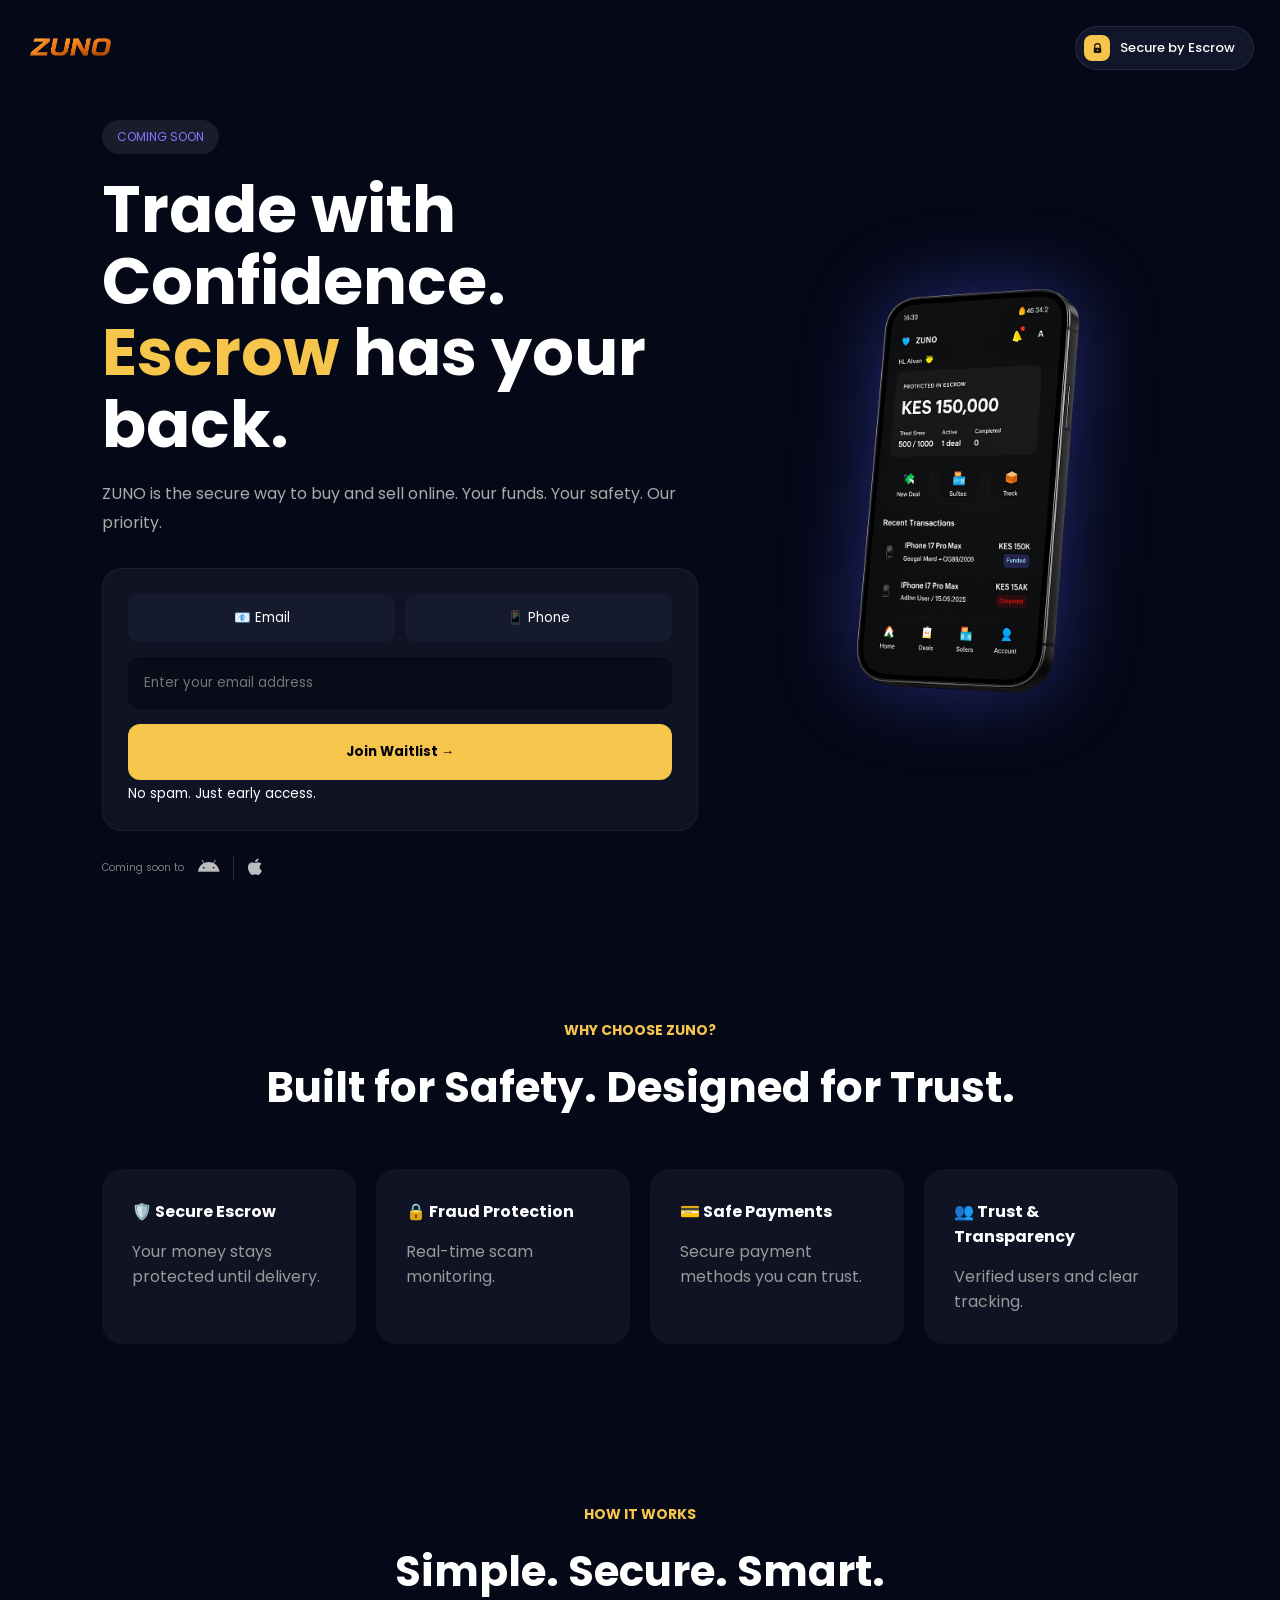
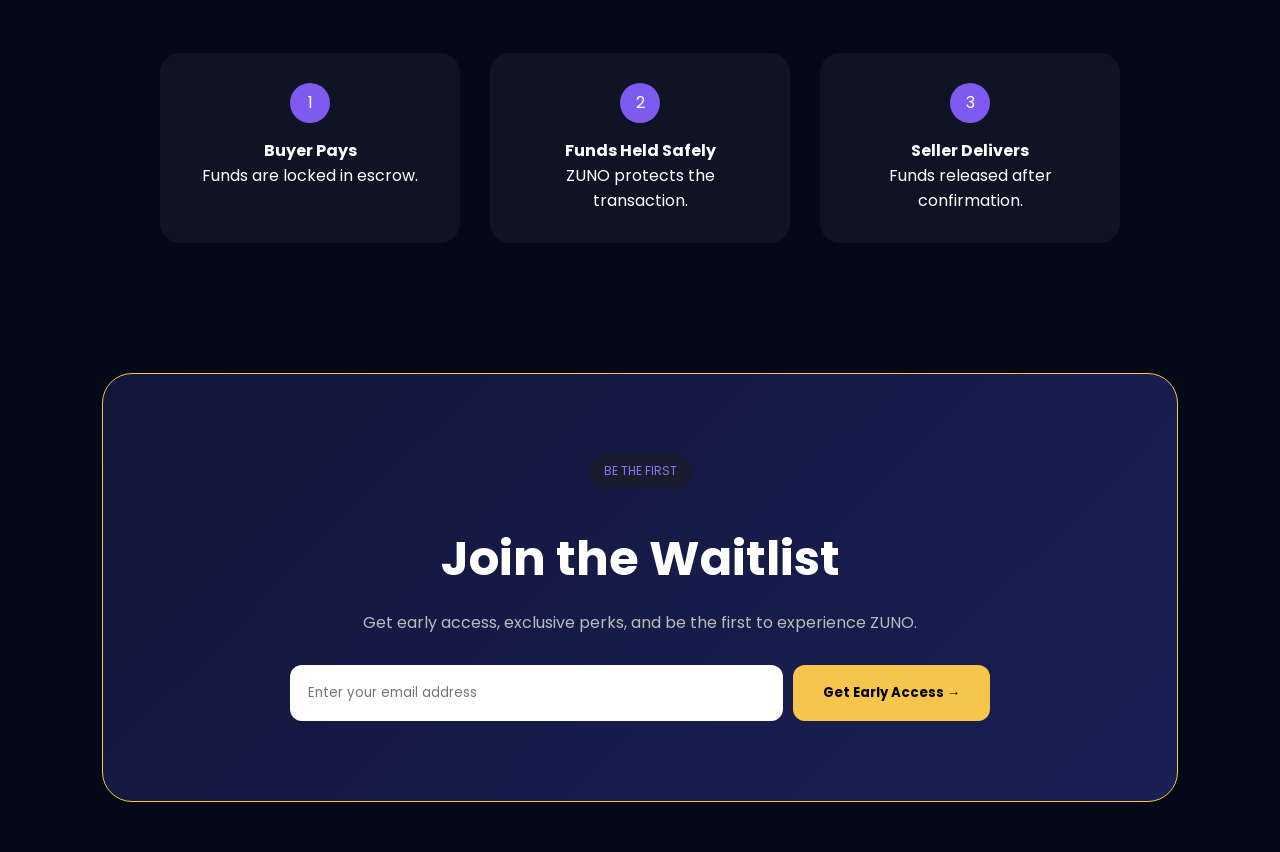
<file: index.html>
<!DOCTYPE html>
<html lang="en">
<head>
<meta charset="UTF-8">
<meta name="viewport" content="width=device-width, initial-scale=1.0">
<title>ZUNO Waitlist</title>

<link href="https://fonts.googleapis.com/css2?family=Poppins:wght@300;400;500;600;700;800&display=swap" rel="stylesheet">
<link rel="stylesheet"
href="https://cdnjs.cloudflare.com/ajax/libs/font-awesome/6.5.1/css/all.min.css">
<link rel="stylesheet" href="style.css">
</head>
<body>

<header>
    <div class="logo-section">
       <img class="logo" src="logo.png" alt="ZUNO logo">
    </div>

    <div class="secure-badge">
        <span class="secure-badge-icon">
            <svg width="13" height="13" viewBox="0 0 24 24" fill="none" xmlns="http://www.w3.org/2000/svg">
                <path d="M7 10.5V8a5 5 0 0 1 10 0v2.5" stroke="#1a1106" stroke-width="2.2" stroke-linecap="round"/>
                <rect x="5" y="10.5" width="14" height="10" rx="2.5" fill="#1a1106"/>
                <circle cx="12" cy="15.3" r="1.4" fill="#f6c54b"/>
            </svg>
        </span>
        Secure by Escrow
    </div>
</header>

<section class="hero">

    <div class="hero-text">
        <span class="badge">COMING SOON</span>

        <h1>
            Trade with <br>
            Confidence. <br>
            <span>Escrow</span> has your back.
        </h1>

        <p>
            ZUNO is the secure way to buy and sell online.
            Your funds. Your safety. Our priority.
        </p>

        <div class="waitlist-card">

            <div class="tabs">
                <button class="active">📧 Email</button>
                <button>📱 Phone</button>
            </div>

            <input type="email" placeholder="Enter your email address">

            <button class="join-btn">
                Join Waitlist →
            </button>

            <small>No spam. Just early access.</small>

        </div>

        <div class="platforms">

    <span class="coming">
        Coming soon to
    </span>

    <i class="fa-brands fa-android"></i>

    <div class="divider"></div>

    <i class="fa-brands fa-apple"></i>

    </div>

    </div>

    <div class="hero-image">
        <img src="phone.png" alt="Zuno App">
    </div>

</section>

<section class="features">

    <h3>WHY CHOOSE ZUNO?</h3>
    <h2>Built for Safety. Designed for Trust.</h2>

    <div class="cards">

        <div class="card">
            <h4>🛡️ Secure Escrow</h4>
            <p>Your money stays protected until delivery.</p>
        </div>

        <div class="card">
            <h4>🔒 Fraud Protection</h4>
            <p>Real-time scam monitoring.</p>
        </div>

        <div class="card">
            <h4>💳 Safe Payments</h4>
            <p>Secure payment methods you can trust.</p>
        </div>

        <div class="card">
            <h4>👥 Trust & Transparency</h4>
            <p>Verified users and clear tracking.</p>
        </div>

    </div>

</section>

<section class="how-it-works">

    <h3>HOW IT WORKS</h3>
    <h2>Simple. Secure. Smart.</h2>

    <div class="steps">

        <div class="step">
            <div class="number">1</div>
            <h4>Buyer Pays</h4>
            <p>Funds are locked in escrow.</p>
        </div>

        <div class="step">
            <div class="number">2</div>
            <h4>Funds Held Safely</h4>
            <p>ZUNO protects the transaction.</p>
        </div>

        <div class="step">
            <div class="number">3</div>
            <h4>Seller Delivers</h4>
            <p>Funds released after confirmation.</p>
        </div>

    </div>

</section>

<section class="cta">

    <span class="badge">BE THE FIRST</span>

    <h2>Join the Waitlist</h2>

    <p>
        Get early access, exclusive perks,
        and be the first to experience ZUNO.
    </p>

    <div class="cta-form">
        <input type="email" placeholder="Enter your email address">
        <button>Get Early Access →</button>
    </div>

</section>

</body>
</html>
</file>
<file: style.css>
*{
margin:0;
padding:0;
box-sizing:border-box;
font-family:'Poppins',sans-serif;
}

body{
background:#050816;
color:white;
}
.logo-section{
  display: flex;
  align-items: center;
}

.logo{
  height: 48px;
  width: auto;
  display: block;
}

header{
display:flex;
align-items:center;
justify-content:space-between;
padding:24px 2%;
gap:20px;
position: fixed;
top: 0px;
left: 0px;
right: 0px;
z-index: 9999;
background:#050816
}

.secure-badge{
display:flex;
align-items:center;
gap:10px;
background:#12162a;
border:1px solid rgba(255,255,255,.08);
padding:8px 18px 8px 8px;
border-radius:30px;
font-size:13px;
font-weight:500;
color:#fff;
white-space:nowrap;
flex-shrink:0;
}

.secure-badge-icon{
width:26px;
height:26px;
flex-shrink:0;
background:#f6c54b;
border-radius:8px;
display:flex;
align-items:center;
justify-content:center;
}

.hero{
display:flex;
justify-content:space-between;
align-items:center;
padding:0px 8% 60px;
gap:60px;
margin-top: 120px
}

.hero-text{
flex:1;
}

.badge{
display:inline-block;
padding:8px 15px;
background:#181c2d;
border-radius:30px;
font-size:12px;
color:#8d72ff;
margin-bottom:20px;
}

.hero h1{
font-size:65px;
line-height:1.1;
margin-bottom:20px;
}

.hero h1 span{
color:#f6c54b;
}

.hero p{
color:#aaa;
margin-bottom:30px;
line-height:1.8;
}

.waitlist-card{
background:#0f1324;
padding:25px;
border-radius:20px;
border:1px solid rgba(255,255,255,.05);
}

.platforms{
display:flex;
align-items:center;
gap:14px;
margin-top:25px;
color:#7f7f7f;
}

.platforms .coming{
font-size:10px;
}

.platforms i{
font-size:19px;
color:#bdbdbd;
transition:.3s;
cursor:pointer;
}

.platforms i:hover{
color:white;
}

.divider{
width:1px;
height:24px;
background:rgba(255,255,255,.15);
}

.tabs{
display:flex;
gap:10px;
margin-bottom:15px;
}

.tabs button{
flex:1;
padding:14px;
background:#151a2d;
border:none;
color:white;
border-radius:10px;
cursor:pointer;
}

.active{
background:#222844;
}

.waitlist-card input{
width:100%;
padding:16px;
background:#080b18;
border:none;
border-radius:12px;
margin-bottom:15px;
color:white;
}

.join-btn{
width:100%;
padding:18px;
border:none;
background:#f6c54b;
font-weight:700;
border-radius:12px;
cursor:pointer;
}

.hero-image img{
width:420px;
filter:drop-shadow(0 0 40px rgba(81,91,255,.4));
}

.features,
.how-it-works,
.cta{
padding:80px 8%;
}

.features h3,
.how-it-works h3{
color:#f6c54b;
font-size:14px;
text-align:center;
}

.features h2,
.how-it-works h2{
text-align:center;
margin:15px 0 50px;
font-size:42px;
}

.cards{
display:grid;
grid-template-columns:repeat(4,1fr);
gap:20px;
}

.card{
background:#0f1324;
padding:30px;
border-radius:20px;
}

.card h4{
margin-bottom:15px;
}

.card p{
color:#999;
}

.steps{
display:flex;
justify-content:center;
gap:30px;
}

.step{
background:#0f1324;
padding:30px;
border-radius:20px;
width:300px;
text-align:center;
}

.number{
width:40px;
height:40px;
background:#7f5af0;
border-radius:50%;
display:flex;
align-items:center;
justify-content:center;
margin:auto;
margin-bottom:15px;
}

.cta{
background:linear-gradient(
135deg,
#111739,
#1a1f56
);
border-radius:30px;
margin:50px 8%;
text-align:center;
border: 1px solid #f6c54b;
}

.cta h2{
font-size:48px;
margin:15px 0;
}

.cta p{
color:#bbb;
margin-bottom:30px;
}

.cta-form{
display:flex;
max-width:700px;
margin:auto;
gap:10px;
}

.cta-form input{
flex:1;
padding:18px;
border:none;
border-radius:12px;
}

.cta-form button{
padding:18px 30px;
background:#f6c54b;
border:none;
font-weight:700;
border-radius:12px;
cursor:pointer;
}

@media(max-width:900px){

header{
padding:18px 6%;
}

.secure-badge{
font-size:12px;
padding:7px 14px 7px 7px;
gap:8px;
}

.secure-badge-icon{
width:22px;
height:22px;
}

.hero{
flex-direction:column;
text-align:center;
}

.hero h1{
font-size:45px;
}

.cards{
grid-template-columns:1fr;
}

.steps{
flex-direction:column;
align-items:center;
}

.cta-form{
flex-direction:column;
}

.hero-image img{
width:100%;
max-width:350px;
}
}
</file>
